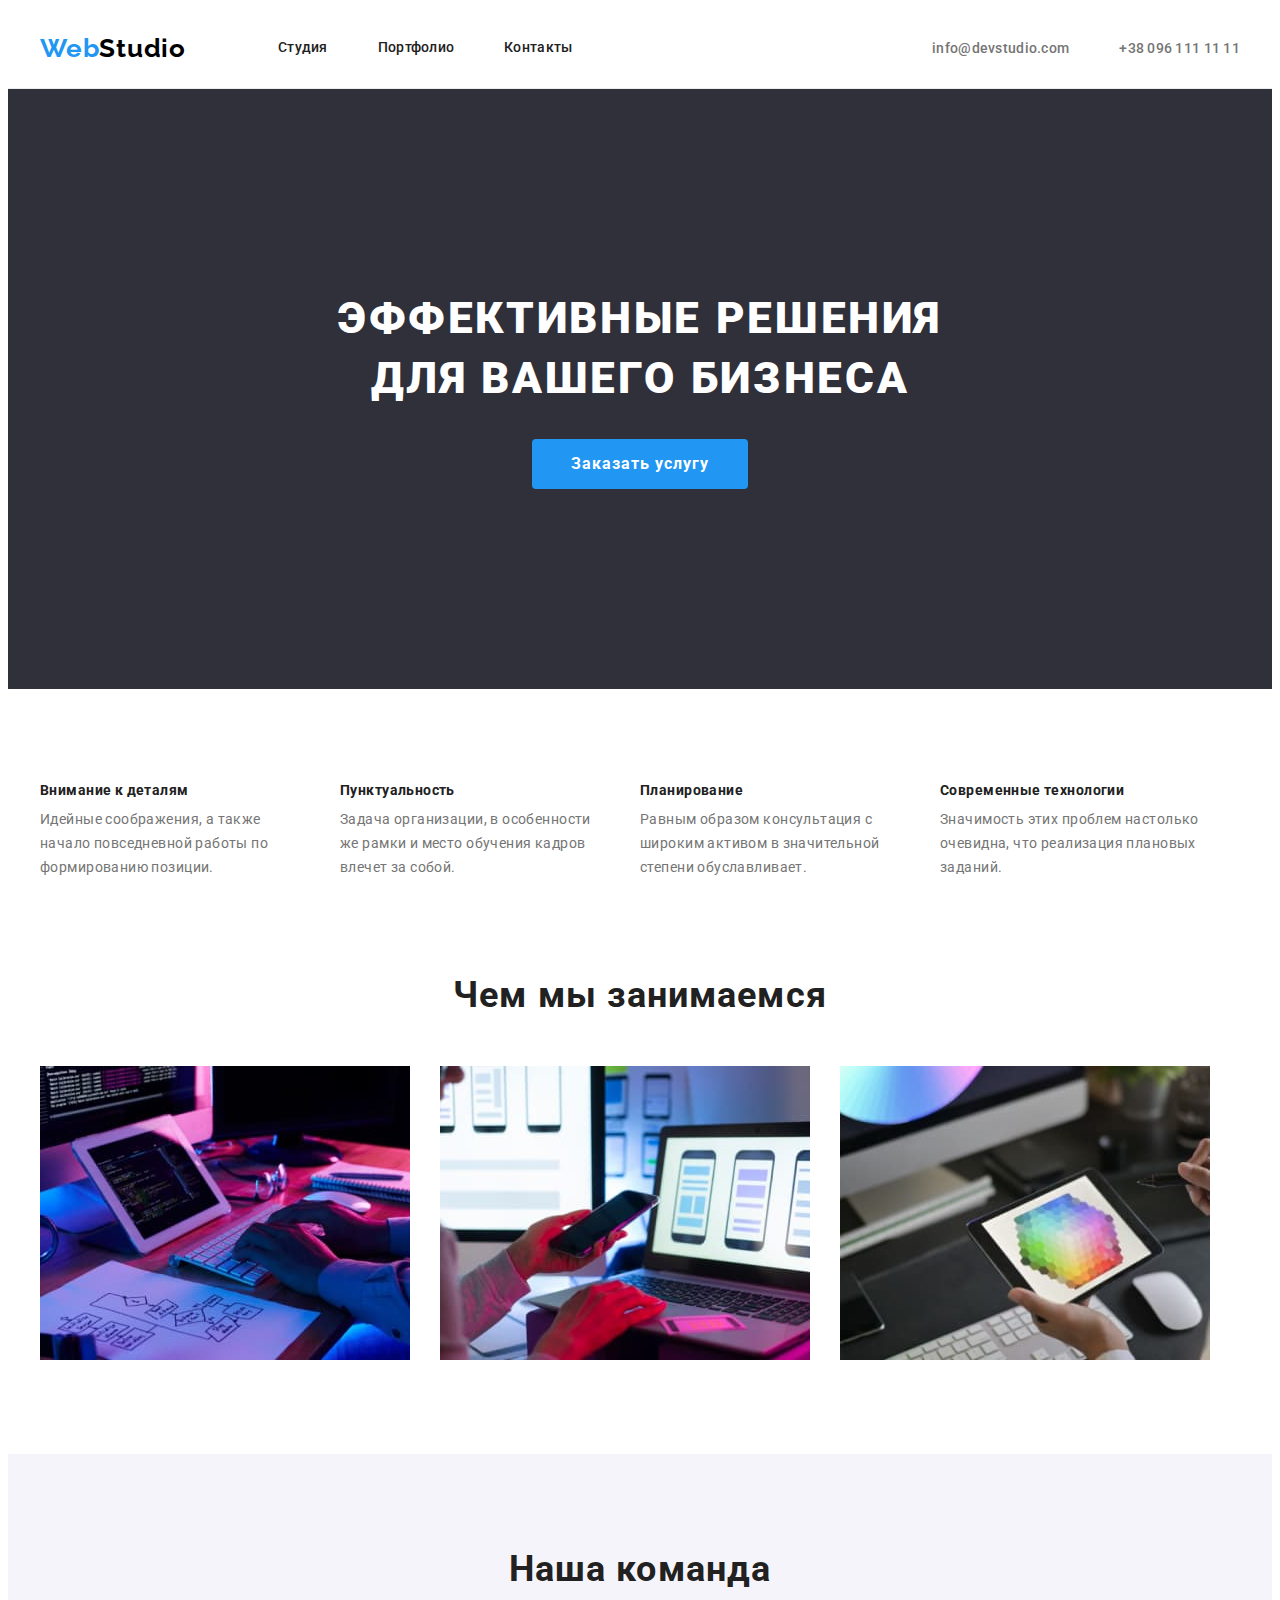
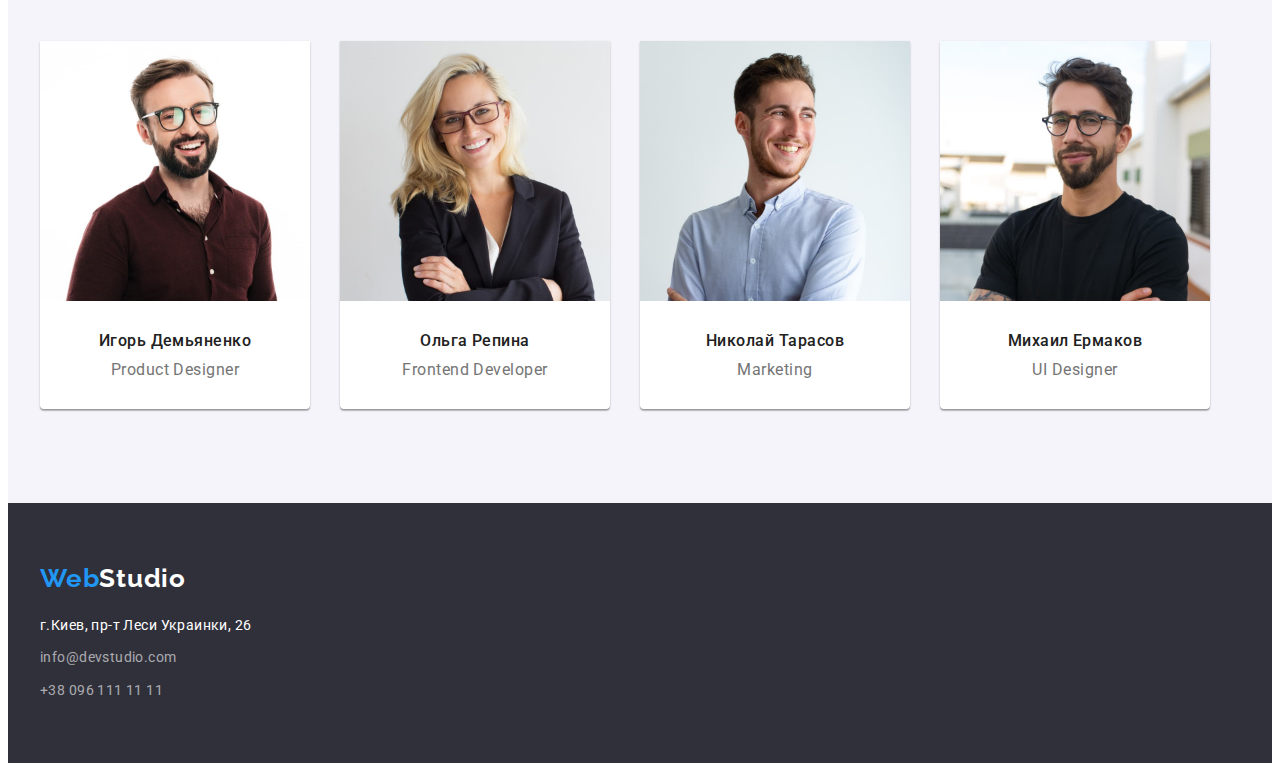
<file: index.html>
<!DOCTYPE html>
<html lang="ru">
<head>
    <meta charset="UTF-8">
    <meta http-equiv="X-UA-Compatible" content="IE=edge">
    <meta name="viewport" content="width=device-width, initial-scale=1.0">
    <title>Студия</title>
    <link rel="preconnect" href="https://fonts.googleapis.com">
    <link rel="preconnect" href="https://fonts.gstatic.com" crossorigin>
    <link href="https://fonts.googleapis.com/css2?family=Raleway:wght@700&family=Roboto:wght@400;500;700;900&display=swap"
        rel="stylesheet">
     <link rel="stylesheet" href="https://cdnjs.cloudflare.com/ajax/libs/modern-normalize/1.1.0/modern-normalize.min.css"
            integrity="sha512-wpPYUAdjBVSE4KJnH1VR1HeZfpl1ub8YT/NKx4PuQ5NmX2tKuGu6U/JRp5y+Y8XG2tV+wKQpNHVUX03MfMFn9Q=="
            crossorigin="anonymous" referrerpolicy="no-referrer" />
    <link rel="stylesheet" href="./css/styles.css">
</head>
<body>
    <header class="page-header">
        <div class="container  page-container">
        <nav class="header-nav">
            <a href="" class="logo link"><span class="logo-two">Web</span>Studio</a>
        <ul class="header-list list">
            <li class="header-item"><a href="./index.html" class="header-link link">Студия</a></li>
            <li class="header-item"><a href="./portfolio.html" class="header-link link">Портфолио</a></li>
            <li class="header-item"><a href="" class="header-link link">Контакты</a></li>
        </ul>
        </nav>
        <ul class="header-contact list">
            <li class="header-contact-item"><a href="mailto:info@devstudio.com" class="header-mail link">info@devstudio.com</a></li>
            <li class="header-contact-item"><a href="tel:+380961111111" class="header-tel link">+38 096 111 11 11</a></li>
        </ul>
        </div>
    </header>
    <main>
        <section class="hero-studio">
        <div class="container">
        <h1 class="hero-studio-title">Эффективные решения для вашего бизнеса</h1>
        <button type="button" class="hero-studio-btn">Заказать услугу</button>
        </div>
        </section>
        <section class="studio-works">
        <div class="container">
            <h2 class="studio-examples-studio">Наши работы</h2>
            <ul class="studio-works-list list">
                <li class="studio-works-item">
                   <h3 class="studio-works-title">Внимание к деталям</h3>
                    <p class="studio-after-title">Идейные соображения, а также начало повседневной работы по формированию позиции.</p>
                </li>
                <li class="studio-works-item">
                    <h3 class="studio-works-title">Пунктуальность</h3>
                    <p class="studio-after-title">Задача организации, в особенности же рамки и место обучения кадров влечет за собой.</p>
                </li>
                <li class="studio-works-item">
                    <h3 class="studio-works-title">Планирование</h3>
                    <p class="studio-after-title">Равным образом консультация с широким активом в значительной степени обуславливает.</p>
                </li>
                <li class="studio-works-item">
                    <h3 class="studio-works-title">Современные технологии</h3>
                    <p class="studio-after-title">Значимость этих проблем настолько очевидна, что реализация плановых заданий.</p>
                </li>
            </ul>
        </div>
        </section>
        <section class="studio-prodact">
        <div class="container">
            <h2 class="studio-prodact-title">Чем мы занимаемся</h2>
            <ul class="studio-prodact-list list">
                <li class="studio-prodact-item">
                    <img src="./images/work1.jpg" alt="работаем за компьютером" width="370">
                </li>
                <li class="studio-prodact-item">
                    <img src="./images/work2.jpg" alt="смотрит в телефон и ноутбук" width="370">
                </li>
                <li class="studio-prodact-item">
                    <img src="./images/work3.jpg" alt="рисует на планшете" width="370">
                </li>
            </ul>
        </div>
        </section>
        <section class="studio-employees">
        <div class="container">
            <h2 class="studio-employees-title">Наша команда</h2>
            <ul class="studio-employees-list list">
                <li class="studio-employees-item">
                    <img src="./images/person1.jpg" alt="Игорь Демьяненко" width="270">
                        <h3 class="studio-employees-name">Игорь Демьяненко</h3>
                        <p class="studio-employees-position">Product Designer</p>
                </li>
                <li class="studio-employees-item">
                    <img src="./images/person2.jpg" alt="Ольга Репина" width="270">
                        <h3 class="studio-employees-name">Ольга Репина</h3>
                        <p class="studio-employees-position">Frontend Developer</p>
                </li>
                <li class="studio-employees-item">
                    <img src="./images/person3.jpg" alt="Николай Тарасов" width="270">
                        <h3 class="studio-employees-name">Николай Тарасов</h3>
                        <p class="studio-employees-position">Marketing</p> 
                </li>
                <li class="studio-employees-item">
                    <img src="./images/person4.jpg" alt="Михаил Ермаков" width="270">
                        <h3 class="studio-employees-name">Михаил Ермаков</h3>
                        <p class="studio-employees-position">UI Designer</p> 
                </li>
            </ul>
        </div>
        </section>
    </main>
<footer class="footer">
    <div class="container">
    <a href="" class="logo-footer link"><span class="logo-two">Web</span>Studio</a>
    <address class="address">
        <ul class="address-list list">
            <li class="addrees-item"><a href="https://goo.gl/maps/7VX3tivvmebWZFvo9" target="_blank"
                    rel="noopener noreferrer nofollow" class="address-map link">
                    г.Киев, пр-т Леси Украинки, 26
                </a>
            </li>
            <li class="addrees-item"><a href="mailto:info@devstudio.com" class="address-mail link">info@devstudio.com</a>
            </li>
            <li class="addrees-item"><a href="tel:+380961111111" class="address-tel link">+38 096 111 11 11</a></li>
        </ul>
    </address>
    </div>
</footer>
</body>
</html>
</file>
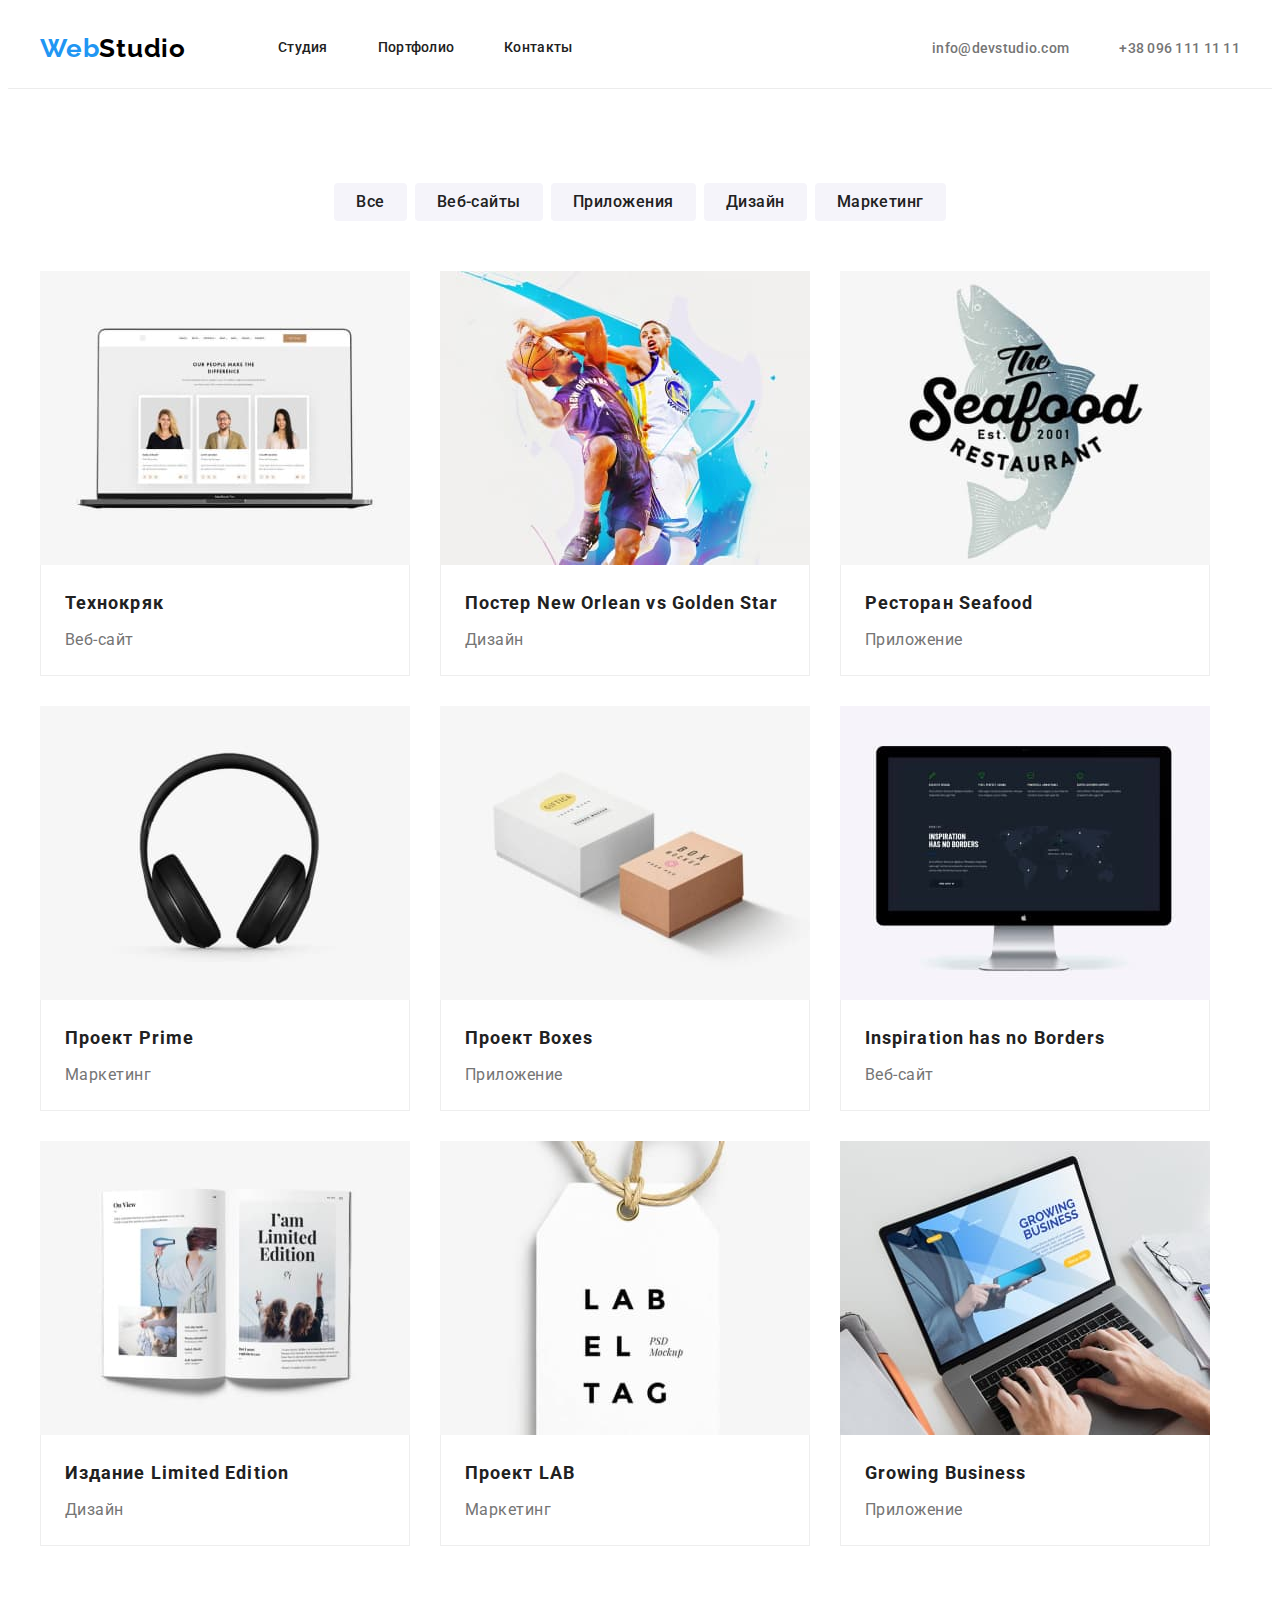
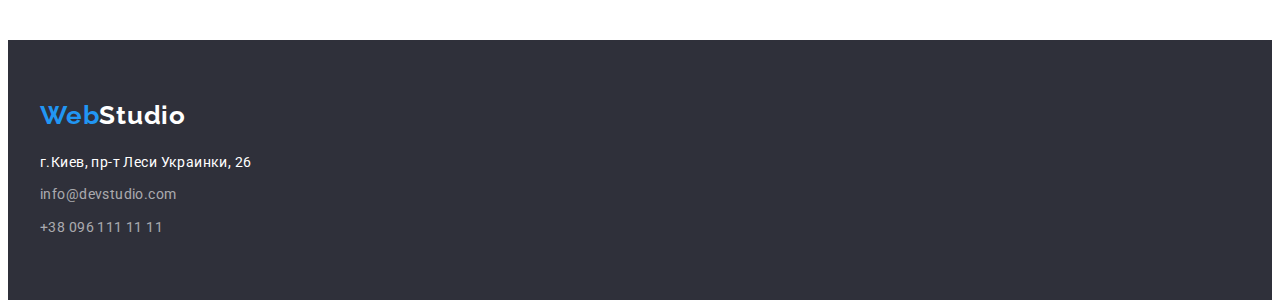
<file: portfolio.html>
<!DOCTYPE html>
<html lang="ru">
<head>
    <meta charset="UTF-8">
    <meta http-equiv="X-UA-Compatible" content="IE=edge">
    <meta name="viewport" content="width=device-width, initial-scale=1.0">
    <title>Портфолио</title>
    <link rel="preconnect" href="https://fonts.googleapis.com">
    <link rel="preconnect" href="https://fonts.gstatic.com" crossorigin>
    <link href="https://fonts.googleapis.com/css2?family=Raleway:wght@700&family=Roboto:wght@400;500;700;900&display=swap"
        rel="stylesheet">
    <link rel="stylesheet" href="https://cdnjs.cloudflare.com/ajax/libs/modern-normalize/1.1.0/modern-normalize.min.css"
        integrity="sha512-wpPYUAdjBVSE4KJnH1VR1HeZfpl1ub8YT/NKx4PuQ5NmX2tKuGu6U/JRp5y+Y8XG2tV+wKQpNHVUX03MfMFn9Q=="
        crossorigin="anonymous" referrerpolicy="no-referrer" />
    <link rel="stylesheet" href="./css/styles.css">
</head>
<body>
    <header class="page-header">
        <div class="container  page-container">
            <nav class="header-nav">
                <a href="" class="logo link"><span class="logo-two">Web</span>Studio</a>
                <ul class="header-list list">
                    <li class="header-item"><a href="./index.html" class="header-link link">Студия</a></li>
                    <li class="header-item"><a href="./portfolio.html" class="header-link link">Портфолио</a></li>
                    <li class="header-item"><a href="" class="header-link link">Контакты</a></li>
                </ul>
            </nav>
            <ul class="header-contact list">
                <li class="header-contact-item"><a href="mailto:info@devstudio.com"
                        class="header-mail link">info@devstudio.com</a></li>
                <li class="header-contact-item"><a href="tel:+380961111111" class="header-tel link">+38 096 111 11 11</a>
                </li>
            </ul>
        </div>
    </header>
    <main>
        <section class="hero">
            <div class="container">
            <ul class="hero-list list">
                <li class="hero-item">
                    <button type="button" class="main-btn">Все</button>
                </li>
                <li class="hero-item">
                    <button type="button" class="main-btn">Веб-сайты</button>
                </li>
                <li class="hero-item">
                    <button type="button" class="main-btn">Приложения</button>
                </li>
                <li class="hero-item">
                    <button type="button" class="main-btn">Дизайн</button>
                </li>
                <li class="hero-item">
                    <button type="button" class="main-btn">Маркетинг</button>
                </li>
            </ul>       
            <ul class="hero-list-work list">
                <li class="work-examples">
                   <img src="./images/portfoliophoto1.jpg" alt="ноутбук с открытым сайтом" width="370">
                   <div class="container-hero-title">
                    <h2 class="hero-title">Технокряк</h2>
                    <p class="hero-after-title">Веб-сайт</p>
                   </div>
                </li>
                <li class="work-examples">
                    <img src="./images/portfoliophoto2.jpg" alt="два баскетболиста боряться за мяч" width="370">
                    <div class="container-hero-title">
                        <h2 class="hero-title">Постер New Orlean vs Golden Star</h2>
                        <p class="hero-after-title">Дизайн</p>
                    </div>
                </li>
                <li class="work-examples">
                    <img src="./images/portfoliophoto3.jpg" alt="название ресторана на фоне рыбы" width="370">
                    <div class="container-hero-title">
                        <h2 class="hero-title">Ресторан Seafood</h2>
                        <p class="hero-after-title">Приложение</p>
                    </div>
                </li>
                <li class="work-examples">
                    <img src="./images/portfoliophoto4.jpg" alt="большие наушники" width="370">
                    <div class="container-hero-title">
                        <h2 class="hero-title">Проект Prime</h2>
                        <p class="hero-after-title">Маркетинг</p>
                    </div>
                </li>
                <li class="work-examples">
                    <img src="./images/portfoliophoto5.jpg" alt="белая и серая коробка" width="370">
                    <div class="container-hero-title">
                        <h2 class="hero-title">Проект Boxes</h2>
                        <p class="hero-after-title">Приложение</p>
                    </div>
                </li>
                <li class="work-examples">
                    <img src="./images/portfoliophoto6.jpg" alt="монитор коипьютера" width="370">
                    <div class="container-hero-title">
                        <h2 class="hero-title">Inspiration has no Borders</h2>
                        <p class="hero-after-title">Веб-сайт</p>
                    </div>
                </li>
                <li class="work-examples">
                    <img src="./images/portfoliophoto7.jpg" alt="журнал" width="370">
                    <div class="container-hero-title">
                    <h2 class="hero-title">Издание Limited Edition</h2>
                    <p class="hero-after-title">Дизайн</p>
                    </div>
                    
                </li>
                <li class="work-examples">
                    <img src="./images/portfoliophoto8.jpg" alt="этикетка от одежды" width="370">
                    <div class="container-hero-title">
                        <h2 class="hero-title">Проект LAB</h2>
                        <p class="hero-after-title">Маркетинг</p>
                    </div>
                    
                </li>
                <li class="work-examples">
                    <img src="./images/portfoliophoto9.jpg" alt="ноутбук с открытм бизнес сайтом" width="370">
                    <div class="container-hero-title">
                    <h2 class="hero-title">Growing Business</h2>
                    <p class="hero-after-title">Приложение</p>
                    </div>
                </li>
            </ul>
            </div>
        </section>
    </main>
<footer class="footer">
    <div class="container">
    <a href="" class="logo-footer link"><span class="logo-two">Web</span>Studio</a>
    <address class="address">
        <ul class="address-list list">
            <li class="addrees-item"><a href="https://goo.gl/maps/7VX3tivvmebWZFvo9" target="_blank"
                    rel="noopener noreferrer nofollow" class="address-map link">
                    г.Киев, пр-т Леси Украинки, 26
                </a>
            </li>
            <li class="addrees-item"><a href="mailto:info@devstudio.com"
                    class="address-mail link">info@devstudio.com</a>
            </li>
            <li class="addrees-item"><a href="tel:+380961111111" class="address-tel link">+38 096 111 11 11</a></li>
        </ul>
    </address>
    </div>
</footer>
</body>

</html>
</file>
<file: css/styles.css>
:root{
    --page-hader-color: #212121;
    --background: #E5E5E5;
    --hover-hader-color: #2196f3;
    --logo-color: #000000;
    --contact-color: #757575;
    --prodact-color: #ffffff;
    --background-hero-color: #2f303a;
    --studio-employees-color: #f5f4fa;
    --address-color:  #FFFFFF99;
}

p, h1, h2, h3, h4, h5, h6 {
    margin: 0;
}

ul{
    margin: 0;
    padding-left: 0;
}

body{
    font-family: 'Roboto', sans-serif;
    color: var(--page-hader-color);
}

.list{
    list-style: none;
}

.link{
    text-decoration: none;
}

img {
    display: block;
    max-width: 100%;
    height: auto;
}

.container{
    width: 1200px;
    padding-left: 15px;
    padding-right: 15px;
    margin: 0 auto;
    
}
.page-header{
    background-color: var(--prodact-color);
    border-bottom: 1px solid #ECECEC;
   
    
}

.page-container, .header-nav, .header-contact{
    display: flex;
    align-items: center;
}

.logo {
    font-family: 'Raleway';
    font-style: normal;
    font-weight: 700;
    font-size: 26px;
    line-height: 1.19;
    letter-spacing: 0.03em;
    color: var(--logo-color);
    width: 145px;
   
}

.logo-two {
    color: var(--hover-hader-color);
}
 
.header-list{
    display: flex;
    margin-left: 93px;
}

.header-list .header-item{
    margin-right: 50px;
}

.header-list .header-item:last-child{
    margin-right: 0;
}

.header-nav .header-link{
    display: block;
    padding-top: 32px;
    padding-bottom: 32px;
}

.header-contact{
    display: flex;
    margin-left: auto;
}

.header-contact .header-contact-item{
    margin-right: 50px;
}

.header-contact .header-contact-item:last-child {
    margin-right: 0;
}

.header-link { 
    font-family: 'Roboto';
    font-weight: 500;
    font-size: 14px;
    line-height: 1.14;
    letter-spacing: 0.02em;
    color: var(--page-hader-color);
}

.header-link:hover, .header-link:focus {
    color: var(--hover-hader-color) ;
}


.header-link { 
    color: var(--page-hader-color);
}



.header-mail, .header-tel {
    font-family: 'Roboto';
    font-style: normal;
    font-weight: 500;
    font-size: 14px;
    line-height: 1.14;
    letter-spacing: 0.02em; 
    padding-top: 32px;
    padding-bottom: 32px;
   
}

.header-mail:hover, .header-mail:focus {
    color: var(--hover-hader-color);
}

.header-tel:hover, .header-tel:focus {
        color: var(--hover-hader-color);
    }

.header-mail {
    color: var(--contact-color);
}

.header-tel {
    color: var(--contact-color);
}


/*--HERO STUDIO--*/

.studio-examples-studio {
    position: absolute;
    white-space: nowrap;
    width: 1px;
    height: 1px;
    overflow: hidden;
    border: 0;
    padding: 0;
    clip: rect(0 0 0 0);
    clip-path: inset(50%);
    margin: -1px;
}

.hero-studio{
background-color: var(--background-hero-color);
}

.hero-container{

}

.hero-studio{
    text-align: center;
    padding: 200px 0;
    
}

.hero-studio-title {
    font-family: 'Roboto';
    font-style: normal;
    font-weight: 900;
    font-size: 44px;
    line-height: 1.36;
    letter-spacing: 0.06em;
    color: var(--prodact-color);
    text-transform: uppercase;
    width: 696px;
    margin-left: auto;
    margin-right: auto;
    margin-bottom: 30px;
   }

.hero-studio-btn {
    cursor: pointer;
    font-family: 'Roboto';
    font-style: normal;
    font-weight: 700;
    font-size: 16px;
    line-height: 1.87;
    letter-spacing: 0.06em;
    color: var(--prodact-color);
    background-color: var(--hover-hader-color);
    min-width: 216px;
    border-radius: 4px;
    border: 0;
    padding: 10px 32px 10px;
}

.studio-works {
    padding-top: 94px;
    padding-bottom: 94px;
}

.studio-examples {
    font-family: 'Roboto';
    font-style: normal;
    font-weight: 700;
    font-size: 14px;
    line-height: 1.14;
    letter-spacing: 0.03em;
    text-transform: uppercase;
    color: var(--page-hader-color);
}

.studio-works-item{
   
}

.studio-after-title {
    font-family: 'Roboto';
    font-style: normal;
    font-weight: 400;
    font-size: 14px;
    line-height: 1.71;
    letter-spacing: 0.03em;
    color: var(--contact-color);
    max-width: 270px;
    
}

/*--STUDIO PRODACT--*/

.studio-prodact{
    padding-bottom: 94px;
}


.studio-works-list{
    display: flex;
    flex-wrap: nowrap;
    column-gap: 30px;
    
}




.studio-works-title{
    font-family: 'Roboto';
    font-style: normal;
    font-weight: 700;
    font-size: 14px;
    line-height: 1.14;
    letter-spacing: 0.03em;
    color: var(--page-hader-color);
    margin-bottom: 10px;
}

.studio-prodact-title {
    font-family: 'Roboto';
    font-style: normal;
    font-weight: 700;
    font-size: 36px;
    line-height: 1.17;
    letter-spacing: 0.03em;
    text-align: center;
    margin-bottom: 50px;
    }

.studio-prodact-list{
    display: flex;
    flex-wrap: wrap;
    column-gap: 30px;
}

.studio-prodact-item{
   
}

/*--EMPLOYEEES--*/

.studio-employees {
background-color: var(--studio-employees-color);
padding-top: 94px;
padding-bottom: 94px;
}

.studio-employees-title {
    font-family: 'Roboto';
    font-style: normal;
    font-weight: 700;
    font-size: 36px;
    line-height: 1.17;
    letter-spacing: 0.03em;
    text-align: center;
    margin-bottom: 50px;
    
}
.studio-employees-list{
display: flex;
flex-wrap: nowrap;
column-gap: 30px;
flex-basis: calc((100% - 90px) / 4);
}

.studio-employees-item{
    border-radius: 0px 0px 4px 4px;
    background-color: var(--prodact-color);
    box-shadow: 0px 1px 3px rgba(0, 0, 0, 0.12), 0px 1px 1px rgba(0, 0, 0, 0.14), 0px 2px 1px rgba(0, 0, 0, 0.2);
}



.studio-employees-name {
    font-family: 'Roboto';
    font-style: normal;
    font-weight: 500;
    font-size: 16px;
    line-height: 1.19;
    letter-spacing: 0.03em;
    text-align: center;
    padding-top: 30px ;
    margin-bottom: 10px;
    
}

.studio-employees-position {
    font-family: 'Roboto';
    font-style: normal;
    font-weight: 400;
    font-size: 16px;
    line-height: 1.19;
    letter-spacing: 0.03em;
    color: var(--contact-color);
    text-align: center;
    padding-bottom: 30px;
}


/*--PORTFOLIO--*/

.hero{
    padding-top: 94px;
    padding-bottom: 94px;
}
.hero-list{
    display:flex;
    column-gap: 8px;
    align-items: center;
   margin-bottom: 50px;
   justify-content: center;
}


.main-btn {
    cursor: pointer;
    font-family: 'Roboto';
    font-style: normal;
    font-weight: 500;
    font-size: 16px;
    line-height: 1.62;
    letter-spacing: 0.03em;
    color: var(--page-hader-color);
    background-color: var(--studio-employees-color);
    border-radius: 4px;
    border: 0;
    padding:6px 22px 6px 22px ;
    
    
    
}

.main-btn:hover, .main-btn:focus {
    background-color: var(--hover-hader-color);
    color: var(--prodact-color);
}

.hero-list-work{
display: flex;
flex-wrap: wrap;
gap: 30px;
}

.work-examples{
    text-align: left;
    background-color: var(--prodact-color);
    
  
}

.container-hero-title{
    padding: 20px 24px 20px 24px;
    border-left: 1px solid #EEEEEE;
    border-right: 1px solid #EEEEEE;
    border-bottom: 1px solid #EEEEEE;
    
}

.hero-title {
    font-family: 'Roboto';
    font-style: normal;
    font-weight: 700;
    font-size: 18px;
    line-height: 2;
    letter-spacing: 0.06em;
    color: var(--page-hader-color);
    margin-bottom: 4px;
    
}

.hero-after-title {
    font-family: 'Roboto';
    font-style: normal;
    font-weight: 400;
    font-size: 16px;
    line-height: 1.87;
    letter-spacing: 0.03em;
    color: var(--contact-color);
}

/*--FOOTER--*/

.footer {
    background-color: var(--background-hero-color);
    padding-top: 60px;
    padding-bottom: 60px;
}
.logo-footer{
    display: inline-block;
    font-family: 'Raleway';
    font-style: normal;
    font-weight: 700;
    font-size: 26px;
    line-height: 1.19;
    letter-spacing: 0.03em;
    color: var(--prodact-color);
    margin-bottom: 20px;
}

.address{
    font-style: normal;
}

.address-list{
    margion-bottom: 60px;
}

.addrees-item{
    margin-bottom: 9px ;
}

.addrees-item:last-child{
    margin-bottom: 0;
}


.address-map:hover, .address-map:focus{
    color: var(--hover-hader-color);
}

.address-mail:hover,.address-mail:focus {
    color: var(--hover-hader-color);
}

.address-tel:hover,.address-tel:focus {
    color: var(--hover-hader-color);
}

.address-map {
    font-family: 'Roboto';
    font-style: normal;
    font-weight: 400;
    font-size: 14px;
    line-height: 1.71;
    letter-spacing: 0.03em;
    color: var(--prodact-color);
}

.address-mail  {
    font-family: 'Roboto';
    font-style: normal;
    font-weight: 400;
    font-size: 14px;
    line-height: 1.71;
    letter-spacing: 0.03em;
    color: var(--address-color) ;
}

.address-tel {
    font-family: 'Roboto';
    font-style: normal;
    font-weight: 400;
    font-size: 14px;
    line-height: 1.71;
    letter-spacing: 0.03em;
    color: var(--address-color) ;
}
</file>
